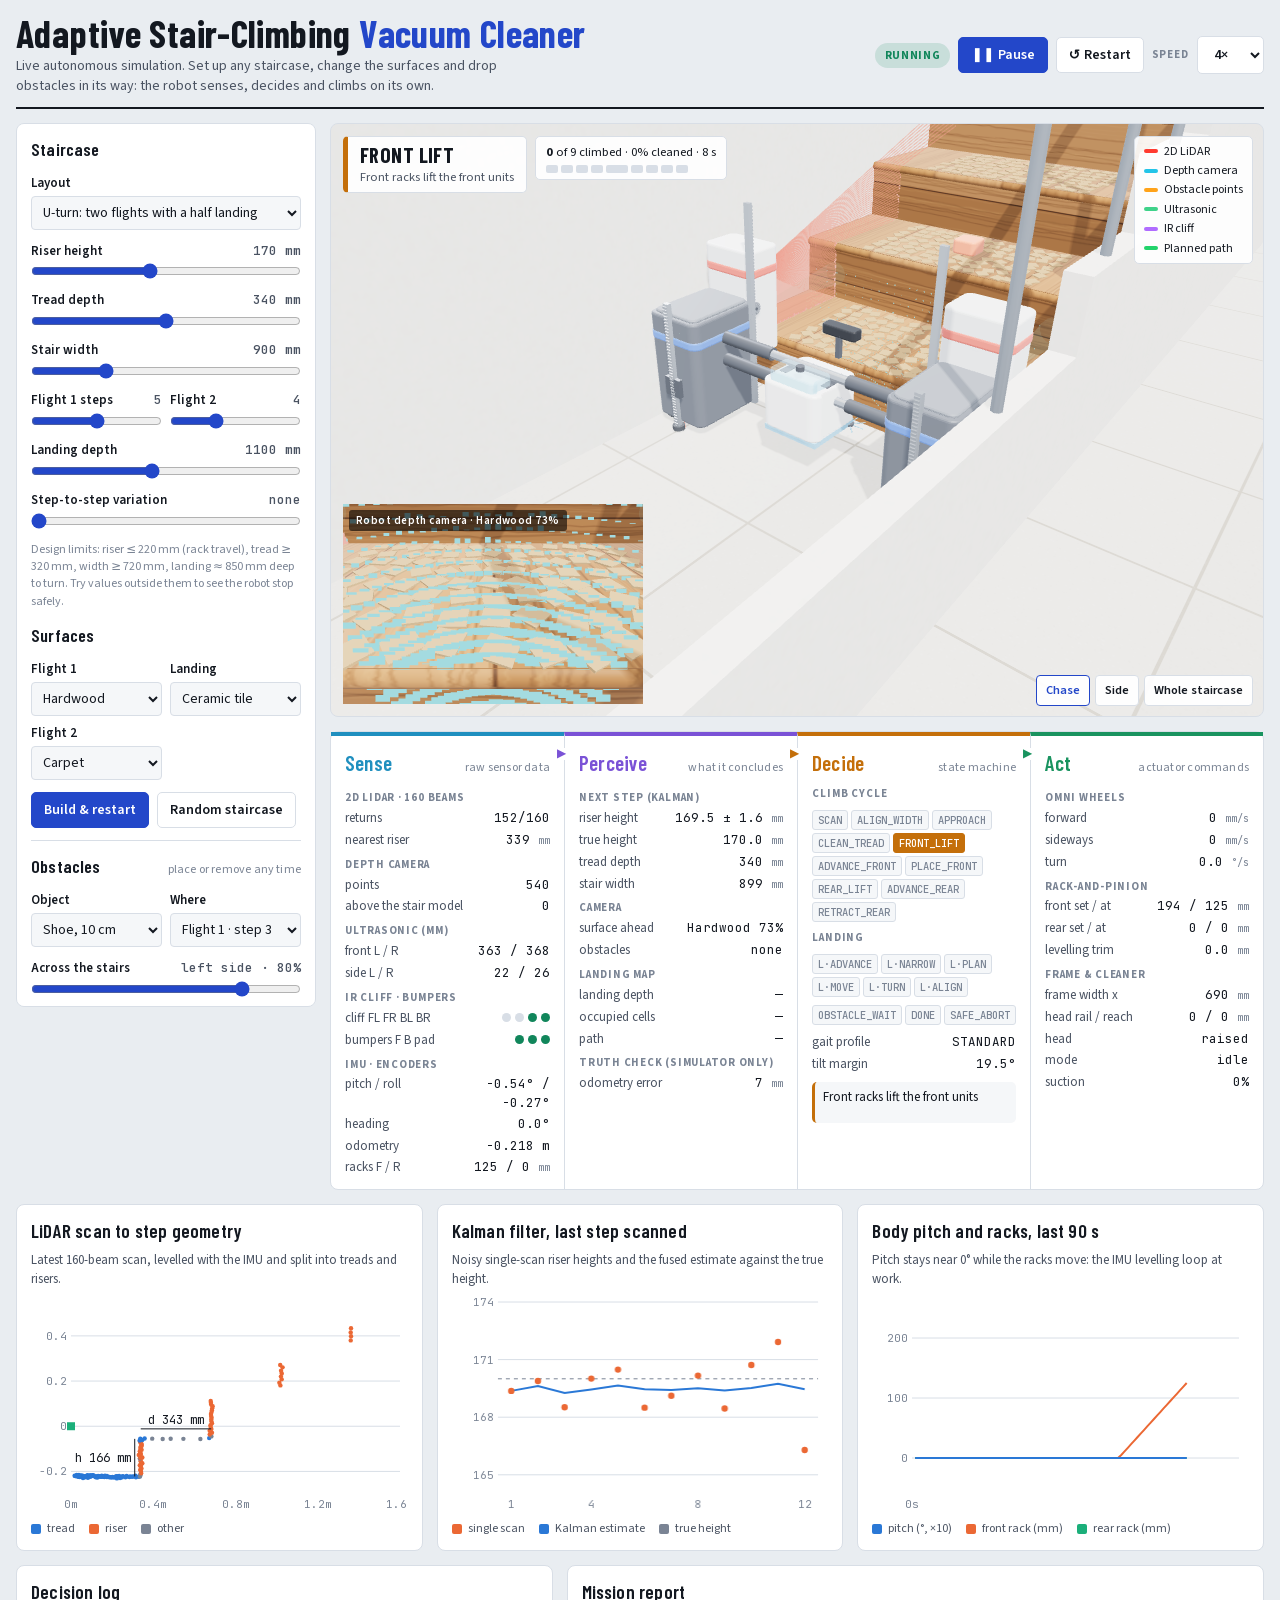
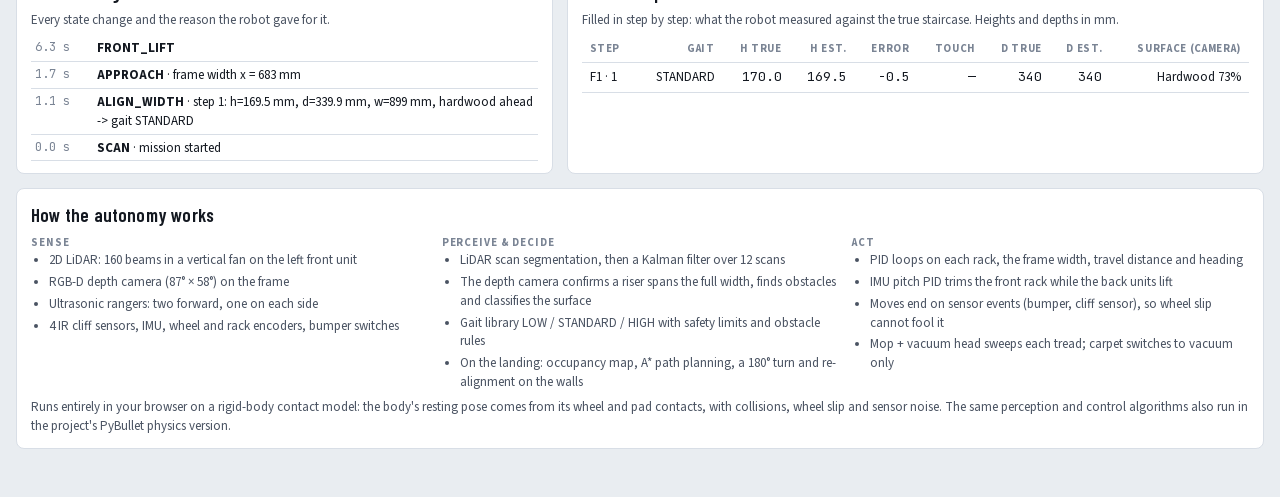
<file: StairClimber_WebApp/index.html>
<!doctype html>
<html lang="en">
<head>
<meta charset="utf-8">
<meta name="viewport" content="width=device-width, initial-scale=1">
<title>Adaptive Stair Climber</title>
<link rel="stylesheet" href="fonts/fonts.css">
<style>
/* Layout: a robotics control station. Inputs on the left, the live 3D scene in the
   centre, and under it the robot's own Sense -> Perceive -> Decide -> Act pipeline
   with live values; charts and the decision log below. */
:root {
  --bg: #e9edf1; --panel: #ffffff; --panel-2: #f5f7f9; --ink: #131820; --ink-2: #4a5362; --ink-3: #7a8494; --line: #d8dee6;
  --accent: #2347c9; --accent-ink: #ffffff;
  --sense: #1f8fbf; --perceive: #7a52d6; --decide: #c46f0a; --act: #19935f;
  --s1: #2a78d6; --s2: #eb6834; --s3: #1baf7a;
  --ok: #11865b; --warn: #a86a12; --crit: #c93636;
  --scene-bg: #dfe4ea;
  --font-display: "Barlow Condensed", "Arial Narrow", system-ui, sans-serif;
  --font-body: "Source Sans 3", system-ui, -apple-system, "Segoe UI", sans-serif;
  --font-mono: "JetBrains Mono", ui-monospace, "SF Mono", Menlo, monospace;
}
@media (prefers-color-scheme: dark) {
  :root:not([data-theme="light"]) {
    --bg: #0e1116; --panel: #161b22; --panel-2: #1c222b; --ink: #e7eaf0; --ink-2: #b0b8c5; --ink-3: #828b99; --line: #29303a;
    --accent: #7a91ff; --accent-ink: #0e1116;
    --sense: #49b6e6; --perceive: #a587ff; --decide: #f0a040; --act: #3fc58b;
    --s1: #3987e5; --s2: #d95926; --s3: #199e70; --ok: #3fbf8a; --warn: #e0a640; --crit: #ef6b6b;
    --scene-bg: #1a2029; color-scheme: dark;
  }
}
:root[data-theme="dark"] {
  --bg: #0e1116; --panel: #161b22; --panel-2: #1c222b; --ink: #e7eaf0; --ink-2: #b0b8c5; --ink-3: #828b99; --line: #29303a;
  --accent: #7a91ff; --accent-ink: #0e1116;
  --sense: #49b6e6; --perceive: #a587ff; --decide: #f0a040; --act: #3fc58b;
  --s1: #3987e5; --s2: #d95926; --s3: #199e70; --ok: #3fbf8a; --warn: #e0a640; --crit: #ef6b6b;
  --scene-bg: #1a2029; color-scheme: dark;
}
* { box-sizing: border-box; }
.wrap > *, .top > div, .grid2 > * { min-width: 0; }
[hidden] { display: none !important; }
body { background: var(--bg); color: var(--ink); font-family: var(--font-body); font-size: 14px; line-height: 1.45; margin: 0; }
.wrap { max-width: 1500px; margin: 0 auto; padding-inline: 16px; padding-block: 14px 48px; display: grid; gap: 14px; }
h1, h2, h3 { font-family: var(--font-display); font-weight: 600; margin: 0; letter-spacing: 0.01em; text-wrap: balance; }
.mono { font-family: var(--font-mono); font-variant-numeric: tabular-nums; }
.label { font-size: 11px; text-transform: uppercase; letter-spacing: 0.08em; color: var(--ink-3); font-weight: 700; }
button, select, input { font: inherit; color: inherit; }
button { cursor: pointer; }
button:focus-visible, select:focus-visible, input:focus-visible { outline: 2px solid var(--accent); outline-offset: 2px; }

.top { display: flex; flex-wrap: wrap; gap: 10px 20px; align-items: center; justify-content: space-between; border-bottom: 2px solid var(--ink); padding-bottom: 10px; }
.top h1 { font-size: clamp(26px, 3.2vw, 38px); font-weight: 700; line-height: 1; }
.top h1 span { color: var(--accent); }
.top p { margin: 4px 0 0; color: var(--ink-2); max-width: 75ch; }
.run { display: flex; flex-wrap: wrap; gap: 8px; align-items: center; }
.btn { border: 1px solid var(--line); background: var(--panel); border-radius: 5px; padding: 7px 12px; font-weight: 600; }
.btn.primary { background: var(--accent); border-color: var(--accent); color: var(--accent-ink); }
.btn.flash { box-shadow: 0 0 0 3px color-mix(in srgb, var(--accent) 35%, transparent); }
.pill { font: 700 11.5px var(--font-body); letter-spacing: 0.06em; text-transform: uppercase; padding: 4px 10px; border-radius: 999px; background: color-mix(in srgb, var(--ok) 15%, transparent); color: var(--ok); }
.pill.warn { background: color-mix(in srgb, var(--warn) 18%, transparent); color: var(--warn); }
.pill.crit { background: color-mix(in srgb, var(--crit) 15%, transparent); color: var(--crit); }
.pill.done { background: color-mix(in srgb, var(--accent) 15%, transparent); color: var(--accent); }

.main { display: grid; grid-template-columns: 300px minmax(0, 1fr); gap: 14px; align-items: start; }
.controls { background: var(--panel); border: 1px solid var(--line); border-radius: 8px; padding: 12px 14px; display: grid; gap: 12px; position: sticky; top: calc(env(safe-area-inset-top, 0px) + 8px); max-height: calc(100vh - 16px); overflow-y: auto; }
.controls h3 { font-size: 18px; display: flex; justify-content: space-between; align-items: baseline; gap: 8px; }
.controls h3 small { font: 400 12px var(--font-body); color: var(--ink-3); }
.field { display: grid; gap: 3px; }
.field .row { display: flex; justify-content: space-between; align-items: baseline; gap: 8px; }
.field label { font-weight: 600; font-size: 13px; }
.field output { font: 500 12.5px var(--font-mono); color: var(--ink-2); }
.field input[type=range] { width: 100%; accent-color: var(--accent); margin: 0; }
.field select { width: 100%; padding: 5px 7px; border: 1px solid var(--line); border-radius: 4px; background: var(--panel-2); }
.grid2 { display: grid; grid-template-columns: 1fr 1fr; gap: 8px; }
.hint { font-size: 12px; color: var(--ink-3); margin: 0; }
.obs-list { list-style: none; margin: 0; padding: 0; display: grid; gap: 4px; }
.obs-list li { display: flex; justify-content: space-between; align-items: center; gap: 6px; background: var(--panel-2); border: 1px solid var(--line); border-radius: 4px; padding: 4px 6px 4px 8px; font-size: 13px; }
.obs-list button { border: 1px solid var(--line); background: var(--panel); border-radius: 4px; padding: 2px 8px; font-size: 12px; }
.check { display: flex; gap: 8px; align-items: center; font-size: 13px; }
.sep { border: 0; border-top: 1px solid var(--line); margin: 0; }
.btnrow { display: flex; gap: 8px; flex-wrap: wrap; }

.stagecol { display: grid; gap: 14px; min-width: 0; }
.viewport { position: relative; height: min(66vh, 640px); min-height: 380px; background: var(--scene-bg); border: 1px solid var(--line); border-radius: 8px; overflow: hidden; }
.viewport canvas { display: block; max-width: 100%; }
.viewport { min-width: 0; }
.hud { position: absolute; left: 12px; top: 12px; right: 190px; display: flex; flex-wrap: wrap; gap: 8px; align-items: flex-start; pointer-events: none; }
.chip { background: color-mix(in srgb, var(--panel) 92%, transparent); border: 1px solid var(--line); border-left: 5px solid var(--decide); border-radius: 5px; padding: 5px 12px; max-width: 420px; }
.chip b { display: block; font: 700 21px var(--font-display); letter-spacing: 0.02em; }
.chip small { color: var(--ink-2); font-size: 12.5px; }
.progress { background: color-mix(in srgb, var(--panel) 92%, transparent); border: 1px solid var(--line); border-radius: 5px; padding: 6px 10px; font-size: 12.5px; display: grid; gap: 4px; }
.progress .steps { display: flex; gap: 3px; flex-wrap: wrap; align-items: center; }
.progress .steps i { width: 12px; height: 8px; border-radius: 2px; background: var(--line); display: block; }
.progress .steps i.done { background: var(--act); }
.progress .steps i.land { width: 22px; }
.alert { position: absolute; left: 50%; transform: translateX(-50%); top: 84px; width: min(560px, 90%); background: var(--panel); border: 1px solid var(--warn); border-left: 5px solid var(--warn); border-radius: 6px; padding: 8px 12px; font-size: 13.5px; box-shadow: 0 6px 20px rgb(0 0 0 / 0.15); display: flex; gap: 10px; align-items: center; justify-content: space-between; }
.alert.crit { border-color: var(--crit); }
.alert button { border: 1px solid var(--line); background: var(--panel-2); border-radius: 4px; padding: 4px 10px; font-weight: 600; white-space: nowrap; }
.camtools { position: absolute; right: 10px; bottom: 10px; display: flex; gap: 5px; flex-wrap: wrap; justify-content: flex-end; }
.camtools button { border: 1px solid var(--line); background: color-mix(in srgb, var(--panel) 92%, transparent); border-radius: 4px; padding: 5px 9px; font-size: 12.5px; font-weight: 600; }
.camtools button[aria-pressed="true"] { border-color: var(--accent); color: var(--accent); }
.piplabel { position: absolute; pointer-events: none; font: 600 11px var(--font-body); letter-spacing: 0.04em; color: #fff; background: rgb(0 0 0 / 0.6); padding: 3px 7px; border-radius: 3px; }
.legend3d { position: absolute; right: 10px; top: 12px; background: color-mix(in srgb, var(--panel) 90%, transparent); border: 1px solid var(--line); border-radius: 5px; padding: 6px 9px; font-size: 12px; display: grid; gap: 2px; pointer-events: none; }
.legend3d span { display: flex; align-items: center; gap: 6px; }
.legend3d i { width: 14px; height: 4px; display: inline-block; border-radius: 2px; }

.pipeline { display: grid; grid-template-columns: repeat(4, minmax(0, 1fr)); background: var(--panel); border: 1px solid var(--line); border-radius: 8px; }
.stage { padding: 12px 14px; display: grid; gap: 8px; align-content: start; min-width: 0; border-top: 4px solid var(--c); position: relative; }
.stage + .stage { border-left: 1px solid var(--line); }
.stage + .stage::before { content: "▶"; position: absolute; left: -8px; top: 12px; color: var(--c); font-size: 12px; background: var(--panel); line-height: 1; }
.stage h2 { font-size: 21px; color: var(--c); display: flex; justify-content: space-between; align-items: baseline; gap: 6px; }
.stage h2 small { font: 400 12px var(--font-body); color: var(--ink-3); }
.kv { display: grid; grid-template-columns: auto 1fr; gap: 3px 10px; font-size: 13px; align-items: baseline; margin: 0; }
.kv dt { color: var(--ink-2); }
.kv dd { margin: 0; text-align: right; font-family: var(--font-mono); font-variant-numeric: tabular-nums; font-size: 12.5px; min-width: 0; overflow-wrap: anywhere; }
.kv dd small { color: var(--ink-3); }
.kv .sub { grid-column: 1 / -1; font-size: 11px; text-transform: uppercase; letter-spacing: 0.07em; color: var(--ink-3); font-weight: 700; margin-top: 4px; }
.dots { display: inline-flex; gap: 4px; align-items: center; }
.dots i { width: 9px; height: 9px; border-radius: 50%; background: var(--line); display: inline-block; }
.dots i.ok { background: var(--ok); }
.dots i.on { background: var(--crit); }
.states { display: flex; flex-wrap: wrap; gap: 3px; }
.states span { font: 500 10.5px var(--font-mono); padding: 2px 5px; border-radius: 3px; background: var(--panel-2); color: var(--ink-3); border: 1px solid var(--line); }
.states span.on { background: var(--decide); color: #fff; border-color: var(--decide); }
.decision { font-size: 13px; color: var(--ink); background: var(--panel-2); border-radius: 5px; padding: 6px 8px; border-left: 3px solid var(--decide); min-height: 3.2em; }

.row3 { display: grid; grid-template-columns: repeat(3, minmax(0, 1fr)); gap: 14px; }
.card { background: var(--panel); border: 1px solid var(--line); border-radius: 8px; padding: 12px 14px; display: grid; gap: 6px; align-content: start; min-width: 0; }
.card h3 { font-size: 19px; }
.card p { margin: 0; color: var(--ink-2); font-size: 13px; }
.card canvas { width: 100%; height: 220px; display: block; }
.legend { display: flex; flex-wrap: wrap; gap: 4px 14px; font-size: 12px; color: var(--ink-2); }
.legend span { display: inline-flex; align-items: center; gap: 6px; }
.legend i { width: 10px; height: 10px; border-radius: 2px; display: inline-block; }
.row2 { display: grid; grid-template-columns: minmax(0, 1fr) minmax(0, 1.3fr); gap: 14px; }
.log { list-style: none; margin: 0; padding: 0; max-height: 320px; overflow-y: auto; display: grid; gap: 1px; font-size: 13px; }
.log li { display: grid; grid-template-columns: 54px 1fr; gap: 8px; padding: 3px 4px; border-bottom: 1px solid var(--line); }
.log li .mono { color: var(--ink-3); font-size: 12px; }
.tablewrap { overflow-x: auto; }
table { border-collapse: collapse; width: 100%; font-size: 13px; }
th, td { padding: 5px 8px; border-bottom: 1px solid var(--line); text-align: right; white-space: nowrap; }
th:first-child, td:first-child { text-align: left; }
th { font-size: 11px; text-transform: uppercase; letter-spacing: 0.06em; color: var(--ink-3); }
td.num { font-family: var(--font-mono); }
.about { display: grid; grid-template-columns: repeat(3, minmax(0, 1fr)); gap: 14px; }
.about ul { margin: 0; padding-left: 18px; color: var(--ink-2); display: grid; gap: 3px; font-size: 13px; }

@media (max-width: 1180px) {
  .pipeline { grid-template-columns: repeat(2, minmax(0, 1fr)); }
  .stage:nth-child(3) { border-left: 0; }
  .stage:nth-child(3)::before { display: none; }
  .row3 { grid-template-columns: 1fr 1fr; }
}
@media (max-width: 900px) {
  .main { grid-template-columns: minmax(0, 1fr); }
  .controls { position: static; max-height: none; order: 2; min-width: 0; }
  .stagecol { order: 1; }
  .row2, .about { grid-template-columns: 1fr; }
}
@media (max-width: 640px) {
  .pipeline, .row3 { grid-template-columns: 1fr; }
  .stage + .stage { border-left: 0; }
  .stage::before { display: none; }
  .viewport { height: 78vw; min-height: 300px; }
  .legend3d { display: none; }
  .hud { right: 12px; }
  .alert { top: auto; bottom: 48px; }
}
</style>
</head>
<body>
<div class="wrap">
  <header class="top">
    <div>
      <h1>Adaptive Stair-Climbing <span>Vacuum Cleaner</span></h1>
      <p>Live autonomous simulation. Set up any staircase, change the surfaces and drop obstacles in its way: the robot senses, decides and climbs on its own.</p>
    </div>
    <div class="run">
      <span class="pill" id="statusPill">Running</span>
      <button class="btn primary" id="playBtn">❚❚ Pause</button>
      <button class="btn" id="restartBtn">↺ Restart</button>
      <label class="label" for="speedSel">Speed</label>
      <select id="speedSel" class="btn">
        <option value="1">1×</option><option value="2">2×</option><option value="4" selected>4×</option><option value="8">8×</option><option value="16">16×</option>
      </select>
    </div>
  </header>

  <div class="main">
    <aside class="controls" aria-label="Simulation inputs">
      <h3>Staircase</h3>
      <div class="field">
        <label for="layout">Layout</label>
        <select id="layout"><option value="uturn">U-turn: two flights with a half landing</option><option value="straight">Straight flight</option></select>
      </div>
      <div class="field"><div class="row"><label for="h">Riser height</label><output id="hOut"></output></div><input type="range" id="h" min="100" max="260" step="5" value="170"></div>
      <div class="field"><div class="row"><label for="d">Tread depth</label><output id="dOut"></output></div><input type="range" id="d" min="260" max="420" step="5" value="340"></div>
      <div class="field"><div class="row"><label for="W">Stair width</label><output id="WOut"></output></div><input type="range" id="W" min="720" max="1400" step="10" value="900"></div>
      <div class="grid2">
        <div class="field"><div class="row"><label for="n1">Flight 1 steps</label><output id="n1Out"></output></div><input type="range" id="n1" min="2" max="8" step="1" value="5"></div>
        <div class="field" id="n2Field"><div class="row"><label for="n2">Flight 2</label><output id="n2Out"></output></div><input type="range" id="n2" min="2" max="8" step="1" value="4"></div>
      </div>
      <div class="field" id="LField"><div class="row"><label for="L">Landing depth</label><output id="LOut"></output></div><input type="range" id="L" min="700" max="1600" step="20" value="1100"></div>
      <div class="field"><div class="row"><label for="jit">Step-to-step variation</label><output id="jitOut"></output></div><input type="range" id="jit" min="0" max="25" step="1" value="0"></div>
      <p class="hint">Design limits: riser ≤ 220 mm (rack travel), tread ≥ 320 mm, width ≥ 720 mm, landing ≈ 850 mm deep to turn. Try values outside them to see the robot stop safely.</p>
      <div class="field"><h3>Surfaces</h3></div>
      <div class="grid2">
        <div class="field"><label for="surf1">Flight 1</label><select id="surf1"></select></div>
        <div class="field" id="surfLField"><label for="surfL">Landing</label><select id="surfL"></select></div>
        <div class="field" id="surf2Field"><label for="surf2">Flight 2</label><select id="surf2"></select></div>
      </div>
      <div class="btnrow">
        <button class="btn primary" id="applyBtn">Build &amp; restart</button>
        <button class="btn" id="randomBtn">Random staircase</button>
      </div>
      <hr class="sep">
      <h3>Obstacles <small>place or remove any time</small></h3>
      <div class="grid2">
        <div class="field"><label for="obType">Object</label><select id="obType"><option value="toy">Toy block, 4 cm</option><option value="shoe" selected>Shoe, 10 cm</option><option value="box">Parcel, 20 cm</option></select></div>
        <div class="field"><label for="obLoc">Where</label><select id="obLoc"></select></div>
      </div>
      <div class="field"><div class="row"><label for="obFy">Across the stairs</label><output id="obFyOut"></output></div><input type="range" id="obFy" min="0" max="100" step="5" value="80"></div>
      <button class="btn" id="addObBtn">＋ Place obstacle</button>
      <ul class="obs-list" id="obList"></ul>
      <hr class="sep">
      <h3>Sensors &amp; view</h3>
      <div class="field"><div class="row"><label for="noise">LiDAR range noise</label><output id="noiseOut"></output></div><input type="range" id="noise" min="0" max="15" step="1" value="4"></div>
      <label class="check"><input type="checkbox" id="ovChk" checked> Show sensor beams and the map</label>
      <label class="check"><input type="checkbox" id="pipChk" checked> Robot camera view</label>
      <label class="check"><input type="checkbox" id="followChk" checked> Camera follows the robot</label>
    </aside>

    <section class="stagecol">
      <div class="viewport" id="viewport">
        <div class="hud">
          <div class="chip" id="stateChip"><b>SCAN</b><small></small></div>
          <div class="progress" id="progress"></div>
        </div>
        <div class="alert" id="alert" hidden><span id="alertText"></span><button id="alertBtn" hidden>Remove it</button></div>
        <div class="legend3d" id="legend3d">
          <span><i style="background:#ff3b30"></i>2D LiDAR</span>
          <span><i style="background:#23c4e8"></i>Depth camera</span>
          <span><i style="background:#ffa31a"></i>Obstacle points</span>
          <span><i style="background:#3fd28a"></i>Ultrasonic</span>
          <span><i style="background:#b06cff"></i>IR cliff</span>
          <span><i style="background:#22d36b"></i>Planned path</span>
        </div>
        <div class="piplabel" id="pipLabel" hidden></div>
        <div class="camtools" role="group" aria-label="Camera">
          <button data-mode="follow" aria-pressed="true">Chase</button>
          <button data-mode="side" aria-pressed="false">Side</button>
          <button data-mode="overview" aria-pressed="false">Whole staircase</button>
        </div>
      </div>

      <div class="pipeline" aria-label="Autonomy pipeline">
        <div class="stage" style="--c: var(--sense)"><h2>Sense <small>raw sensor data</small></h2><dl class="kv" id="pSense"></dl></div>
        <div class="stage" style="--c: var(--perceive)"><h2>Perceive <small>what it concludes</small></h2><dl class="kv" id="pPerceive"></dl></div>
        <div class="stage" style="--c: var(--decide)"><h2>Decide <small>state machine</small></h2><div id="pDecide" style="display:grid;gap:8px"></div></div>
        <div class="stage" style="--c: var(--act)"><h2>Act <small>actuator commands</small></h2><dl class="kv" id="pAct"></dl></div>
      </div>
    </section>
  </div>

  <section class="row3">
    <div class="card">
      <h3>LiDAR scan to step geometry</h3>
      <p>Latest 160-beam scan, levelled with the IMU and split into treads and risers.</p>
      <canvas id="cLidar"></canvas>
      <div class="legend"><span><i style="background:var(--s1)"></i>tread</span><span><i style="background:var(--s2)"></i>riser</span><span><i style="background:var(--ink-3)"></i>other</span></div>
    </div>
    <div class="card">
      <h3>Kalman filter, last step scanned</h3>
      <p>Noisy single-scan riser heights and the fused estimate against the true height.</p>
      <canvas id="cKalman"></canvas>
      <div class="legend"><span><i style="background:var(--s2)"></i>single scan</span><span><i style="background:var(--s1)"></i>Kalman estimate</span><span><i style="background:var(--ink-3)"></i>true height</span></div>
    </div>
    <div class="card">
      <h3>Body pitch and racks, last 90 s</h3>
      <p>Pitch stays near 0° while the racks move: the IMU levelling loop at work.</p>
      <canvas id="cTime"></canvas>
      <div class="legend"><span><i style="background:var(--s1)"></i>pitch (°, ×10)</span><span><i style="background:var(--s2)"></i>front rack (mm)</span><span><i style="background:var(--s3)"></i>rear rack (mm)</span></div>
    </div>
  </section>

  <section class="row2">
    <div class="card">
      <h3>Decision log</h3>
      <p>Every state change and the reason the robot gave for it.</p>
      <ul class="log" id="log"></ul>
    </div>
    <div class="card">
      <h3>Mission report</h3>
      <p id="reportLead">Filled in step by step: what the robot measured against the true staircase.</p>
      <div class="tablewrap"><table id="report"></table></div>
    </div>
  </section>

  <section class="card">
    <h3>How the autonomy works</h3>
    <div class="about">
      <div><div class="label">Sense</div><ul>
        <li>2D LiDAR: 160 beams in a vertical fan on the left front unit</li>
        <li>RGB-D depth camera (87° × 58°) on the frame</li>
        <li>Ultrasonic rangers: two forward, one on each side</li>
        <li>4 IR cliff sensors, IMU, wheel and rack encoders, bumper switches</li>
      </ul></div>
      <div><div class="label">Perceive &amp; decide</div><ul>
        <li>LiDAR scan segmentation, then a Kalman filter over 12 scans</li>
        <li>The depth camera confirms a riser spans the full width, finds obstacles and classifies the surface</li>
        <li>Gait library LOW / STANDARD / HIGH with safety limits and obstacle rules</li>
        <li>On the landing: occupancy map, A* path planning, a 180° turn and re-alignment on the walls</li>
      </ul></div>
      <div><div class="label">Act</div><ul>
        <li>PID loops on each rack, the frame width, travel distance and heading</li>
        <li>IMU pitch PID trims the front rack while the back units lift</li>
        <li>Moves end on sensor events (bumper, cliff sensor), so wheel slip cannot fool it</li>
        <li>Mop + vacuum head sweeps each tread; carpet switches to vacuum only</li>
      </ul></div>
    </div>
    <p class="hint">Runs entirely in your browser on a rigid-body contact model: the body's resting pose comes from its wheel and pad contacts, with collisions, wheel slip and sensor noise. The same perception and control algorithms also run in the project's PyBullet physics version.</p>
  </section>
</div>

<script src="vendor/three.min.js"></script>
<script src="vendor/OrbitControls.js"></script>
<script src="js/world.js"></script>
<script src="js/robot.js"></script>
<script src="js/autonomy.js"></script>
<script src="js/scene.js"></script>
<script src="js/app.js"></script>
</body>
</html>
</file>
<file: StairClimber_WebApp/fonts/fonts.css>
@font-face {
  font-family: 'Barlow Condensed';
  font-style: normal;
  font-weight: 500;
  font-display: swap;
  src: url(BarlowCondensed-500.woff2) format('woff2');
  unicode-range: U+0000-00FF, U+0131, U+0152-0153, U+02BB-02BC, U+02C6, U+02DA, U+02DC, U+0304, U+0308, U+0329, U+2000-206F, U+20AC, U+2122, U+2191, U+2193, U+2212, U+2215, U+FEFF, U+FFFD;
}
@font-face {
  font-family: 'Barlow Condensed';
  font-style: normal;
  font-weight: 600;
  font-display: swap;
  src: url(BarlowCondensed-600.woff2) format('woff2');
  unicode-range: U+0000-00FF, U+0131, U+0152-0153, U+02BB-02BC, U+02C6, U+02DA, U+02DC, U+0304, U+0308, U+0329, U+2000-206F, U+20AC, U+2122, U+2191, U+2193, U+2212, U+2215, U+FEFF, U+FFFD;
}
@font-face {
  font-family: 'Barlow Condensed';
  font-style: normal;
  font-weight: 700;
  font-display: swap;
  src: url(BarlowCondensed-700.woff2) format('woff2');
  unicode-range: U+0000-00FF, U+0131, U+0152-0153, U+02BB-02BC, U+02C6, U+02DA, U+02DC, U+0304, U+0308, U+0329, U+2000-206F, U+20AC, U+2122, U+2191, U+2193, U+2212, U+2215, U+FEFF, U+FFFD;
}
@font-face {
  font-family: 'JetBrains Mono';
  font-style: normal;
  font-weight: 400;
  font-display: swap;
  src: url(JetBrainsMono-400.woff2) format('woff2');
  unicode-range: U+0000-00FF, U+0131, U+0152-0153, U+02BB-02BC, U+02C6, U+02DA, U+02DC, U+0304, U+0308, U+0329, U+2000-206F, U+20AC, U+2122, U+2191, U+2193, U+2212, U+2215, U+FEFF, U+FFFD;
}
@font-face {
  font-family: 'JetBrains Mono';
  font-style: normal;
  font-weight: 500;
  font-display: swap;
  src: url(JetBrainsMono-500.woff2) format('woff2');
  unicode-range: U+0000-00FF, U+0131, U+0152-0153, U+02BB-02BC, U+02C6, U+02DA, U+02DC, U+0304, U+0308, U+0329, U+2000-206F, U+20AC, U+2122, U+2191, U+2193, U+2212, U+2215, U+FEFF, U+FFFD;
}
@font-face {
  font-family: 'Source Sans 3';
  font-style: normal;
  font-weight: 400;
  font-display: swap;
  src: url(SourceSans3-400.woff2) format('woff2');
  unicode-range: U+0000-00FF, U+0131, U+0152-0153, U+02BB-02BC, U+02C6, U+02DA, U+02DC, U+0304, U+0308, U+0329, U+2000-206F, U+20AC, U+2122, U+2191, U+2193, U+2212, U+2215, U+FEFF, U+FFFD;
}
@font-face {
  font-family: 'Source Sans 3';
  font-style: normal;
  font-weight: 600;
  font-display: swap;
  src: url(SourceSans3-600.woff2) format('woff2');
  unicode-range: U+0000-00FF, U+0131, U+0152-0153, U+02BB-02BC, U+02C6, U+02DA, U+02DC, U+0304, U+0308, U+0329, U+2000-206F, U+20AC, U+2122, U+2191, U+2193, U+2212, U+2215, U+FEFF, U+FFFD;
}
@font-face {
  font-family: 'Source Sans 3';
  font-style: normal;
  font-weight: 700;
  font-display: swap;
  src: url(SourceSans3-700.woff2) format('woff2');
  unicode-range: U+0000-00FF, U+0131, U+0152-0153, U+02BB-02BC, U+02C6, U+02DA, U+02DC, U+0304, U+0308, U+0329, U+2000-206F, U+20AC, U+2122, U+2191, U+2193, U+2212, U+2215, U+FEFF, U+FFFD;
}
</file>
